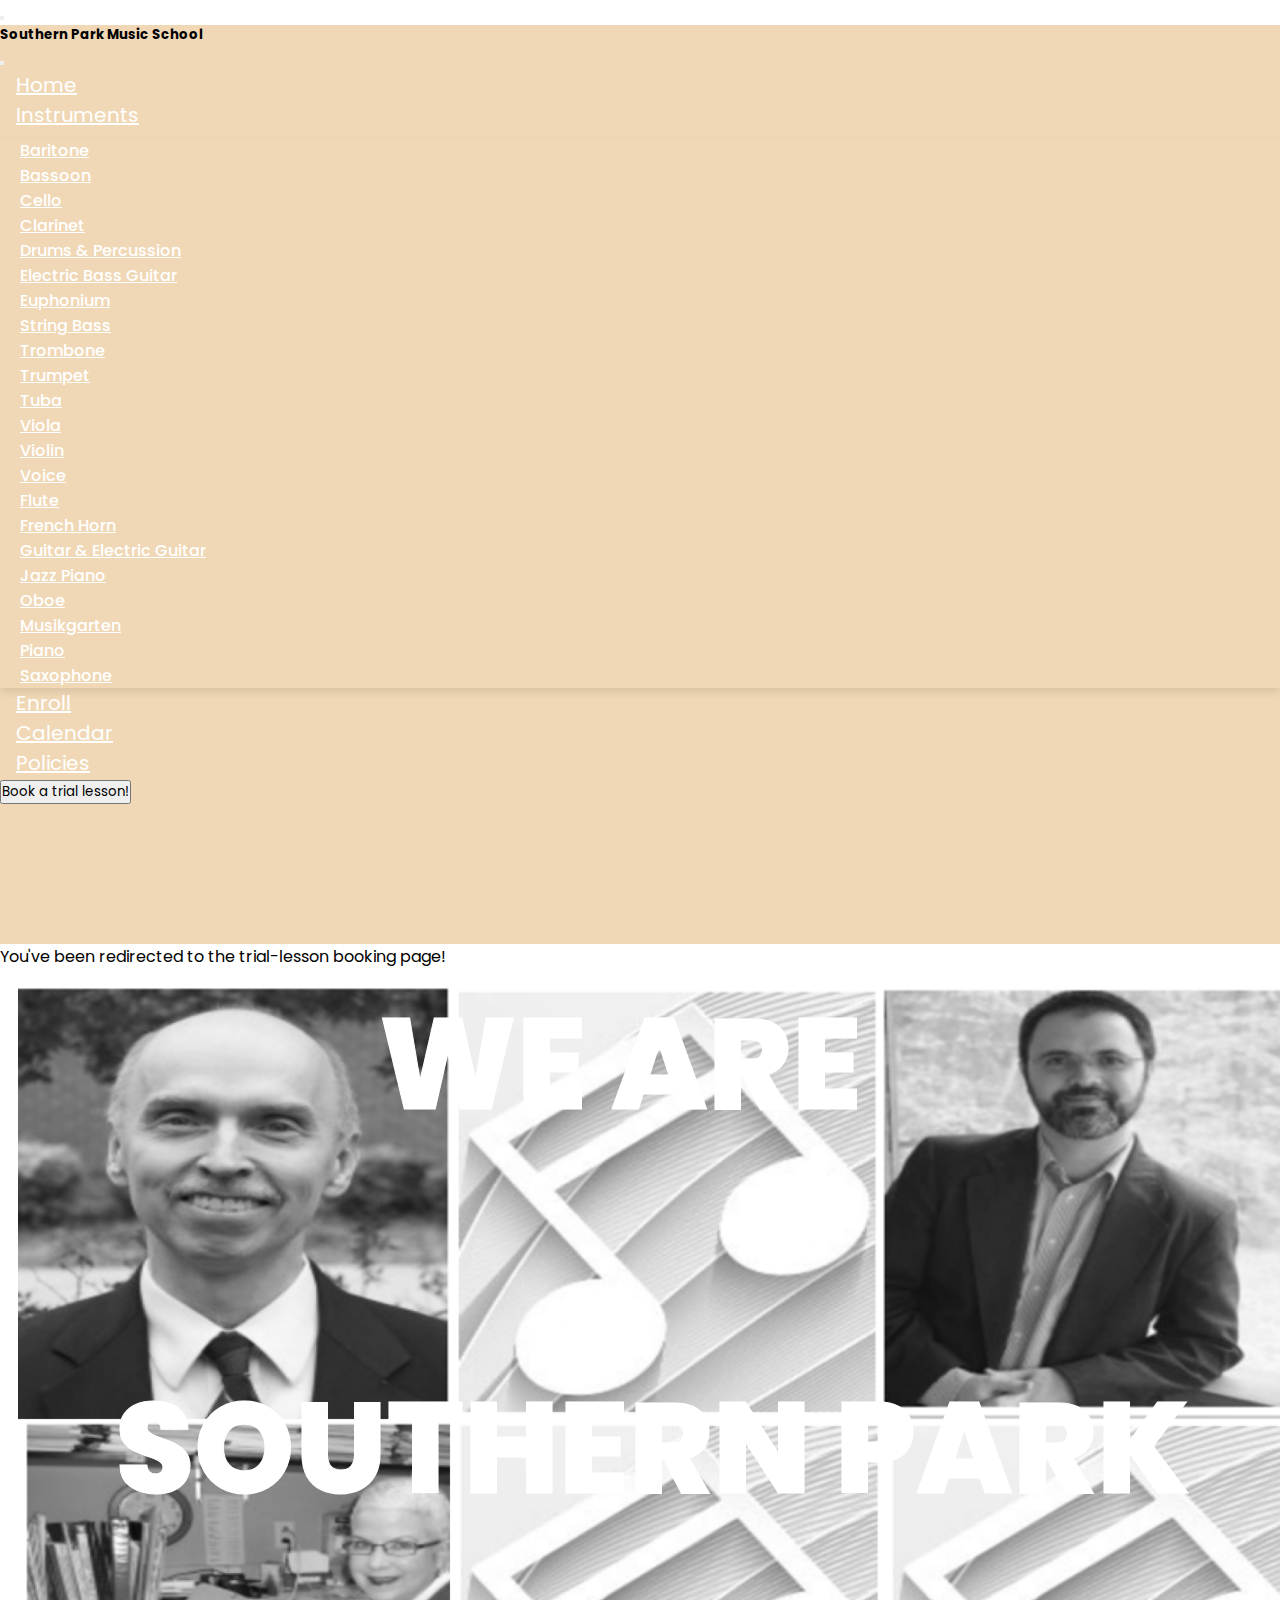
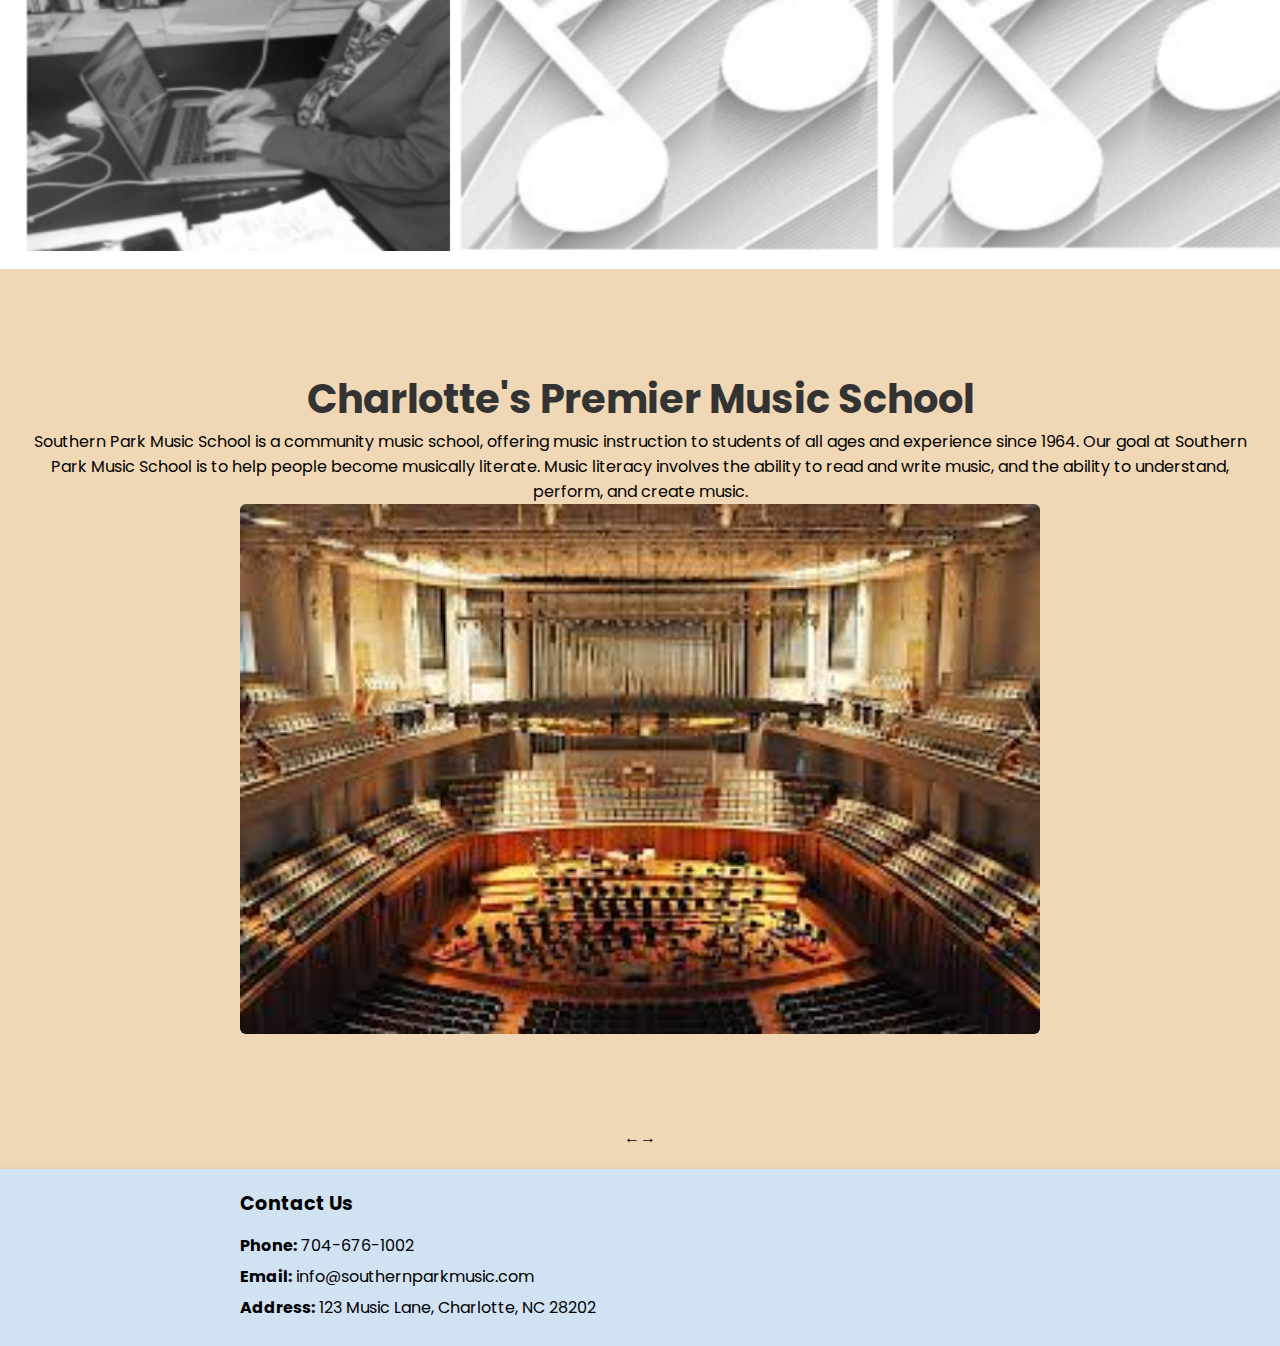
<file: index.html>
<!DOCTYPE html>
<html lang="en">
<head>
  <meta charset="UTF-8" />
  <meta name="viewport" content="width=device-width, initial-scale=1.0" />
  <title>Southern Park Music School</title>
  <link rel="stylesheet" type="text/css" href="style.css" />
  <link href="https://cdn.jsdelivr.net/npm/bootstrap@5.2.3/dist/css/bootstrap.min.css" rel="stylesheet"
    integrity="sha384-rbsA2VBKQhggwzxH7pPCaAqO46MgnOM80zW1RWuH61DGLwZJEdK2Kadq2F9CUG65" crossorigin="anonymous">
  <script defer src="script.js"></script>
  <script defer src="https://cdn.jsdelivr.net/npm/bootstrap@5.2.3/dist/js/bootstrap.bundle.min.js"
    integrity="sha384-kenU1KFdBIe4zVF0s0G1M5b4hcpxyD9F7jL+jjXkk+Q2h455rYXK/7HAuoJl+0I4" crossorigin="anonymous"></script>
</head>
<body>

  <!-- Navigation Menu -->
  <nav class="navbar bg-body-tertiary fixed-top">
    <div class="container-fluid">
      <button class="navbar-toggler" type="button" data-bs-toggle="offcanvas" data-bs-target="#offcanvasNavbar"
        aria-controls="offcanvasNavbar" aria-label="Toggle navigation">
        <span class="navbar-toggler-icon"></span>
      </button>

      <div class="offcanvas offcanvas-start" tabindex="-1" id="offcanvasNavbar" aria-labelledby="offcanvasNavbarLabel">
        <div class="offcanvas-header">
          <h5 class="offcanvas-title" id="offcanvasNavbarLabel">Southern Park Music School</h5>
          <button type="button" class="btn-close" data-bs-dismiss="offcanvas" aria-label="Close"></button>
        </div>
        <div class="offcanvas-body">
          <ul class="navbar-nav justify-content-end flex-grow-1 pe-3">
            <li class="nav-item">
              <a class="nav-link active" aria-current="page" href="#">Home</a>
            </li>
            <li class="nav-item dropdown">
              <a class="nav-link dropdown-toggle" href="#" role="button" data-bs-toggle="dropdown"
                aria-expanded="false">Instruments</a>
              <ul class="dropdown-menu">
                <li><a class="dropdown-item" href="#">Baritone</a></li>
                <li><a class="dropdown-item" href="#">Bassoon</a></li>
                <li><a class="dropdown-item" href="#">Cello</a></li>
                <li><a class="dropdown-item" href="#">Clarinet</a></li>
                <li><a class="dropdown-item" href="#">Drums & Percussion</a></li>
                <li><a class="dropdown-item" href="#">Electric Bass Guitar</a></li>
                <li><a class="dropdown-item" href="#">Euphonium</a></li>
                <li><a class="dropdown-item" href="#">String Bass</a></li>
                <li><a class="dropdown-item" href="#">Trombone</a></li>
                <li><a class="dropdown-item" href="#">Trumpet</a></li>
                <li><a class="dropdown-item" href="#">Tuba</a></li>
                <li><a class="dropdown-item" href="#">Viola</a></li>
                <li><a class="dropdown-item" href="#">Violin</a></li>
                <li><a class="dropdown-item" href="#">Voice</a></li>
                <li><a class="dropdown-item" href="#">Flute</a></li>
                <li><a class="dropdown-item" href="#">French Horn</a></li>
                <li><a class="dropdown-item" href="#">Guitar & Electric Guitar</a></li>
                <li><a class="dropdown-item" href="#">Jazz Piano</a></li>
                <li><a class="dropdown-item" href="#">Oboe</a></li>
                <li><a class="dropdown-item" href="#">Musikgarten</a></li>
                <li><a class="dropdown-item" href="Faculty/index.html">Piano</a></li>
                <li><a class="dropdown-item" href="#">Saxophone</a></li>
              </ul>
            </li>
            <li class="nav-item"><a class="nav-link" href="#">Enroll</a></li>
            <li class="nav-item"><a class="nav-link" href="Calendar/index.html">Calendar</a></li>
            <li class="nav-item"><a class="nav-link" href="#">Policies</a></li>
            <li class="nav-item mt-3">
              <button class="btn btn-outline-success" id="bookTrialBtn" type="button">
                Book a trial lesson!
              </button>
            </li>
            <li class="nav-item mt-2">
              <div id="trialDropdown" class="trial-dropdown d-none">
                <div class="form-floating">
                  <select class="form-select" id="floatingSelect" aria-label="Floating label select example">
                    <option selected></option>
                    <option value="1">Piano</option>
                    <option value="2">Cello</option>
                    <option value="3">Singing</option>
                  </select>
                  <label for="floatingSelect">Choose an instrument</label>
                </div>
                <div id="secondDropdown" class="trial-dropdown d-none mt-3">
                  <div class="form-floating">
                    <select class="form-select" id="floatingSubSelect" aria-label="Floating label select example">
                      <option selected>No</option>
                      <option value="morning">Morning</option>
                      <option value="afternoon">Afternoon</option>
                      <option value="evening">Evening</option>
                    </select>
                    <label for="floatingSubSelect">Do you want a specific teacher?</label>
                  </div>
                </div>
                <!-- Submit Button (initially hidden) -->
              <div id="submitContainer" class="mt-3 d-none">
                <button class="btn btn-success" id="submitBtn" type="button">Submit</button>
              </div>
              </div>
            </li>
          </ul>
        </div>
      </div>
    </div>
  </nav>

<div id="submissionAlert" class="alert alert-success d-none text-center m-3" role="alert">
  You've been redirected to the trial-lesson booking page!
</div>

  <div class="banner" data-text="&#32; &#32; &#32; &#32; &#32; &#32; We are &#xa; &#xa; Southern Park"></div>

  <section class="scroll-section">
    <div class="about-us-container">
      <div class="about-text">
        <h2 class="scroll-heading">Charlotte's Premier Music School</h2>
        <p>
          Southern Park Music School is a community music school, offering music instruction to students of all ages and experience since 1964.
          Our goal at Southern Park Music School is to help people become musically literate. Music literacy involves the ability to read and
          write music, and the ability to understand, perform, and create music.
        </p>
      </div>

      <div class="slider-wrapper">
        <div class="box">
          <div class="item"><img src="images/img1.jpg" alt="img1"></div>
          <div class="item"><img src="images/img2.jpg" alt="img2"></div>
          <div class="item"><img src="images/img3.jpg" alt="img3"></div>
          <div class="item"><img src="images/img4.jpg" alt="img4"></div>
          <div class="item"><img src="images/img5.jpg" alt="img5"></div>
          <div class="item"><img src="images/img6.jpg" alt="img6"></div>
          <div class="item"><img src="images/img7.jpg" alt="img7"></div>
        </div>
        <div class="buttons">
          <span class="prev">←</span>
          <span class="next">→</span>
        </div>
      </div>
    </div>
  </section>

  <footer class="contact-footer">
    <div class="contact-container">
      <h5>Contact Us</h5>
      <p><strong>Phone:</strong> 704-676-1002</p>
      <p><strong>Email:</strong> info@southernparkmusic.com</p>
      <p><strong>Address:</strong> 123 Music Lane, Charlotte, NC 28202</p>
    </div>
  </footer>

</body>
</html>
</file>
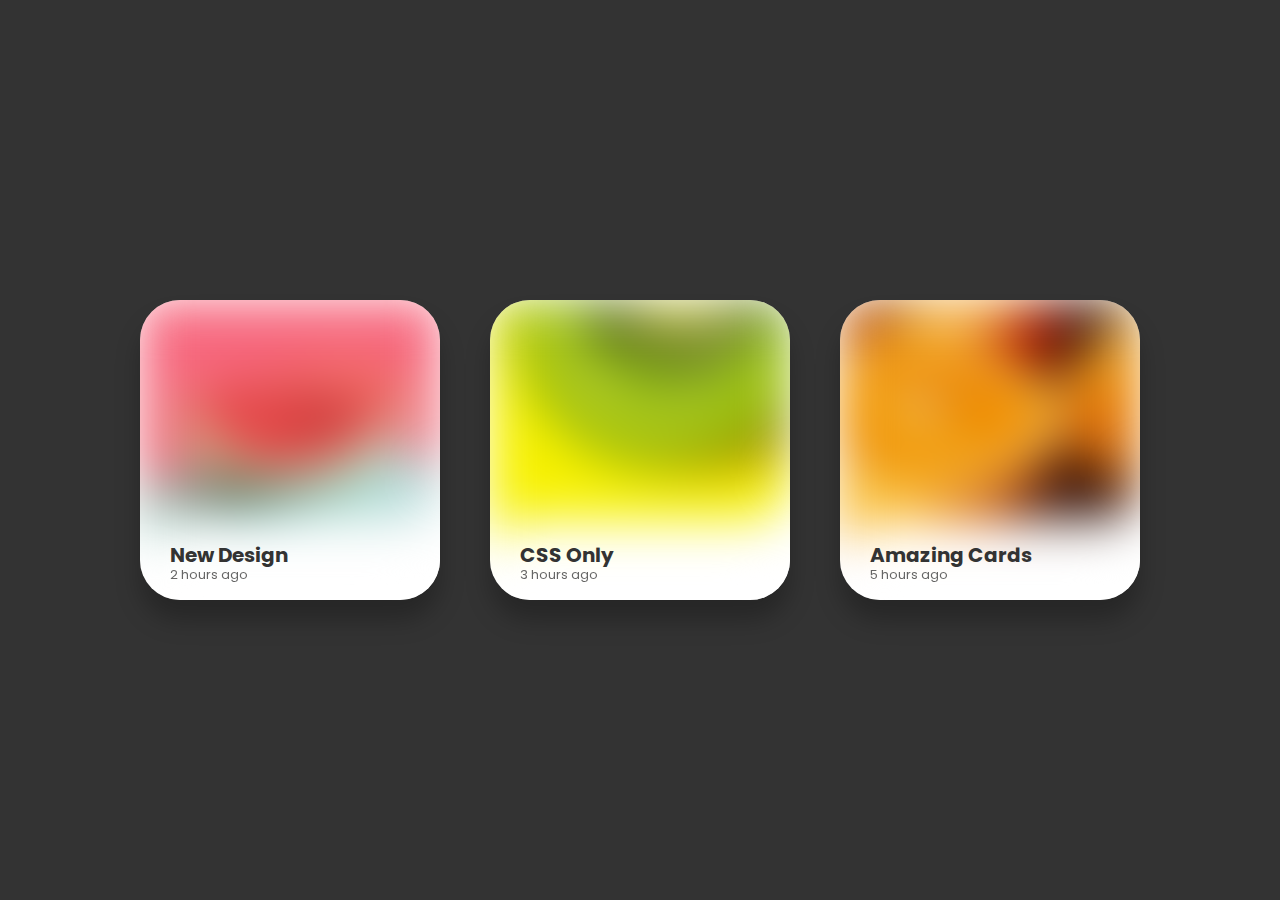
<file: NewDesignCSSCards/index.html>
<!DOCTYPE html>
<html lang="en">
<head>
  <meta charset="UTF-8">
  <meta name="viewport" content="width=device-width, initial-scale=1.0">
  <title>New Design | CSS Cards</title>
  <link rel="stylesheet" href="style.css">
</head>
<body>
  <div class="container">
    <div class="card">
      <div class="imgBx" style="--img:url('img1.jpg');"></div>
      <div class="content">
        <h3>New Design<br><span>2 hours ago</span></h3>
        <p>Lorem ipsum dolor sit amet consectetur adipisicing elit. Alias quae quos nostrum fuga deleniti vitae?</p>
      </div>
    </div>
    <div class="card">
      <div class="imgBx" style="--img:url('img2.jpg');"></div>
      <div class="content">
        <h3>CSS Only<br><span>3 hours ago</span></h3>
        <p>Lorem ipsum dolor sit amet consectetur adipisicing elit. Alias quae quos nostrum fuga deleniti vitae?</p>
      </div>
    </div>
    <div class="card">
      <div class="imgBx" style="--img:url('img3.jpg');"></div>
      <div class="content">
        <h3>Amazing Cards<br><span>5 hours ago</span></h3>
        <p>Lorem ipsum dolor sit amet consectetur adipisicing elit. Alias quae quos nostrum fuga deleniti vitae?</p>
      </div>
    </div>
  </div>
</body>
</html>
</file>
<file: style.css>
@import url('https://fonts.googleapis.com/css?family=Poppins:200,300,400,500,600,700,800,900&display=swap');
*
{
    margin: 0;
    padding: 0;
    box-sizing: border-box;
    font-family: 'Poppins', sans-serif;
    scroll-behavior: smooth;
}
body 
{
    display: block;
    justify-content: center;
    align-items: center;
    min-height: 100vh;
}
.banner 
{
    position: relative;
    width: 100%;
    height: 100vh;
    background: #B3926F;
    display: flex;
    justify-content: center;
    align-items: top;
    overflow: hidden;
}
.banner::before 
{
    content: attr(data-text);
    position: absolute;
    font-weight: 800;
    text-transform: uppercase;
    font-size: 8em;
    color: transparent;
    -webkit-text-stroke: 1px #fff;
    z-index: 1;
    white-space: pre;
}
.banner::after 
{
    content: attr(data-text);
    position: absolute;
    inset: 0;
    font-weight: 800;
    text-transform: uppercase;
    font-size: 8em;
    color: #fff;
    -webkit-text-stroke: 1px #fff;
    z-index: 2;
    clip-path: circle(0px at var(--x) var(--y));
    transition: clip-path 0.1;
    background: url(bg.jpg);
    background-size: cover;
    display: flex;
    justify-content: center;
    align-items: top;
    white-space: pre;
}
.banner:hover::after
{
    clip-path: circle(250px at var(--x) var(--y));
}

.scroll-section {
  height: 100vh;
  background-color: #F0D8B6;
  padding: 100px 20px;
  text-align: center;
  font-family: Arial, sans-serif;
}

.scroll-heading {
  font-size: 2.5rem;
  color: #333;
}

.scroll-paragraph {
  font-size: 1.2rem;
  color: #666;
  max-width: 600px;
  margin: 20px auto;
}

.navbar-nav .nav-link:hover {
  color: #ffffff;
  background-color: #B3926F; /* optional hover background */
  border-radius: 4px;
  transition: background-color 0.3s ease;
}

.navbar-nav .nav-link {
  font-size: 1.25rem; /* Adjust as needed */
  padding-left: 1rem;
  padding-right: 1rem;
}

.navbar-brand {
  font-size: 1.5rem;
}

.navbar-nav .nav-link,
.navbar-brand {
  color: white !important;
}

.offcanvas {
  background-color: #F0D8B6 !important;
}

/*# sourceMappingURL=styles.css.map */

/* Dropdown menu background and border removal */
.dropdown-menu {
  background-color: #F0D8B6 !important;
  border: none !important;
  padding: 0;
  margin-top: 0.5rem;
  box-shadow: 0 4px 8px rgba(0, 0, 0, 0.1);
}

/* Each dropdown item */
.dropdown-item {
  padding: 10px 20px;
  color: #ffffff !important;
  background-color: transparent;
  font-weight: 500;
  transition: background-color 0.2s ease-in-out, color 0.2s ease-in-out;
}

/* Hover and focus effects for items */
.dropdown-item:hover,
.dropdown-item:focus {
  background-color: #B3926F !important;
  color: #ffffff !important;
}

/* Keep dropdown links aligned and consistent */
.dropdown-menu .dropdown-item:active {
  background-color: #F0D8B6 !important;
  color: #ffffff !important;
}

.contact-footer {
  background-color: #D1E2F3;
  padding: 20px;
  width: 100%;
  margin-top: 0px;
  box-shadow: 0 -2px 5px rgba(0, 0, 0, 0.05);
}

.contact-container {
  max-width: 800px;
  margin: 0 auto;
  color: #000;
  font-size: 1rem;
}

.contact-container h5 {
  margin-bottom: 15px;
  font-weight: bold;
  font-size: 1.2rem;
}

.contact-container p {
  margin: 6px 0;
}


/* Slider Section */
.slider-section {
  display: flex;
  flex-direction: column;
  align-items: center;
  padding: 40px 20px;
  background-color: #F0D8B6;
}

.slider-wrapper {
  max-width: 800px;
  width: 100%;
  overflow: hidden;
  position: relative;
  margin: 0 auto;
}

.box {
  display: flex;
  transition: transform 0.5s ease-in-out;
}

.box .item {
  min-width: 100%;
  box-sizing: border-box;
}

.box img {
  width: 100%;
  height: auto;
  object-fit: cover;
  border-radius: 6px;
  image-rendering: auto;
}

.buttons {
  display: flex;
  justify-content: center;
  margin-top: 15px;
}

.buttons button {
  background-color: #D1E2F3;
  border: none;
  padding: 10px 20px;
  margin: 0 10px;
  border-radius: 4px;
  font-size: 1.2rem;
  cursor: pointer;
  transition: 0.3s ease;
  background-color: #F0D8B6;
}

.buttons button:hover {
  background-color: #F0D8B6;
}

.trial-dropdown {
  background-color: #F0D8B6;
  color: #4a3f35;
  padding: 1rem;
  border-radius: 8px;
  opacity: 0;
  pointer-events: none;
  transform: scale(0.98);
  transition: opacity 0.5s ease, transform 0.3s ease;
}

.trial-dropdown.show {
  opacity: 1;
  pointer-events: auto;
  transform: scale(1);
}

.trial-btn {
  background-color: #F0D8B6;
  color: #4a3f35;
  border-color: #4a3f35;
}
.trial-btn:hover {
  background-color: #e0d4c2;
  color: #2f261d;
  border-color: #2f261d;
}

@media (max-width: 768px) {

  .banner::before 
{
    content: attr(data-text);
    position: absolute;
    font-weight: 800;
    text-transform: uppercase;
    font-size: 2.5em;
    color: transparent;
    -webkit-text-stroke: 1px #fff;
    z-index: 1;
    white-space: pre;
}
.banner::after 
{
    content: attr(data-text);
    position: absolute;
    inset: 0;
    font-weight: 800;
    text-transform: uppercase;
    font-size: 2.5em;
    color: #fff;
    -webkit-text-stroke: 1px #fff;
    z-index: 2;
    clip-path: circle(0px at var(--x) var(--y));
    transition: clip-path 0.1;
    background: url(bg.jpg);
    background-size: cover;
    display: flex;
    justify-content: center;
    align-items: top;
    white-space: pre;
}
.banner:hover::after
{
    clip-path: circle(125px at var(--x) var(--y));
}
  }
</file>
<file: NewDesignCSSCards/style.css>
@import url('https://fonts.googleapis.com/css?family=Poppins:400,500,600,700,800,900&display=swap');
body
{
	margin: 0;
	padding: 0;
	display: flex;
	justify-content: center;
	align-items: center;
	min-height: 100vh;
	background: #333;
	font-family: 'Poppins', sans-serif;
}
.container 
{
	position: relative;
	display: flex;
	align-items: center;
	gap: 50px;
}
.card 
{
	position: relative;
	width: 300px;
	height: 300px;
	background: #fff;
	border-radius: 40px;
	overflow: hidden;
	transition: 0.5s;
	box-shadow: 0 20px 25px rgba(0,0,0,0.25);
}
.card:hover
{
	height: 420px;
}
.card .imgBx 
{
	position: relative;
	width: 100%;
	height: 260px;
	background: var(--img);
	background-position: center;
	background-size: 100%;
	z-index: 10;
	filter: blur(25px);
	transition: 0.5s;
}
.card:hover .imgBx 
{
	background-size: 110%;
	filter: blur(0px);
}

.card .imgBx::before 
{
	content: '';
	position: absolute;
	bottom: -40px;
	width: 100%;
	height: 80px;
	background: #fff;
	border-radius: 40px;
}
.card .imgBx::after 
{
	content: '';
	position: absolute;
	right: 0;
	bottom: 40px;
	width: 80px;
	height: 80px;
	background: transparent;
	border-radius: 40px;
	box-shadow: 75px 70px 0 40px #fff;
} 
.card .content 
{
	position: relative;
	top: -40px;
	height: 50px;
	z-index: 10;
	transition: 0.5s;
	padding: 0 30px;
}
.card .content h3 
{
	font-size: 1.25em;
	color: #333;
}
.card .content h3 span 
{
	position: absolute;
	bottom: 5px;
	font-weight: 400;
	opacity: 0.75;
	font-size: 0.65em;
}
.card .content p 
{
	position: relative;
	opacity: 0;
	transition: 0.5s;
	color: #333;
}
.card:hover .content p 
{
	opacity: 1;
}
</file>
